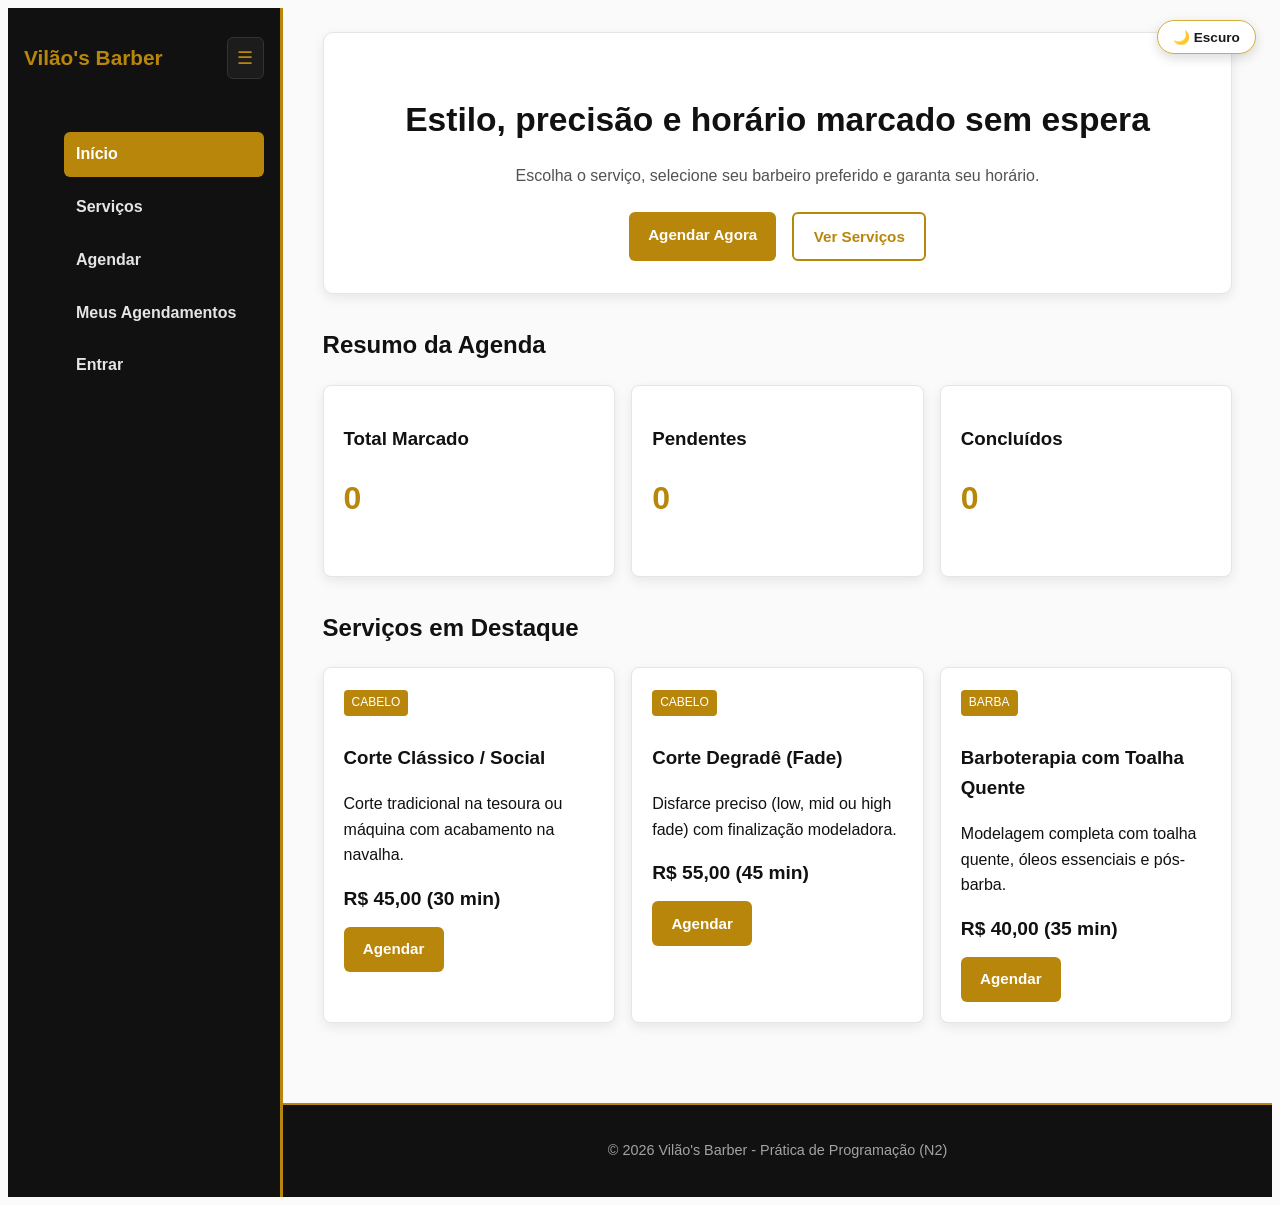
<file: index.html>
<!DOCTYPE html>
<html lang="pt-br">
<head>
  <meta charset="UTF-8">
  <meta name="viewport" content="width=device-width, initial-scale=1.0">
  <title>Vilão's Barber | Início</title>
  <link rel="stylesheet" href="css/estilo.css">
</head>
<body>
  <!-- Controle de recolher/expandir menu com clique -->
  <input type="checkbox" id="menu-toggle" class="menu-toggle">

  <aside class="barra-lateral">
    <div class="topo-lateral">
      <h1 class="logo">Vilão's Barber</h1>
      <label for="menu-toggle" class="btn-recolher" title="Recolher ou expandir menu">&#9776;</label>
    </div>

    <nav class="menu">
      <ul>
        <li><a href="index.html" class="ativo">Início</a></li>
        <li><a href="servicos.html">Serviços</a></li>
        <li><a href="agendar.html">Agendar</a></li>
        <li><a href="agendamentos.html">Meus Agendamentos</a></li>
        <li><a href="login.html" id="link-auth">Entrar</a></li>
      </ul>
    </nav>
  </aside>

  <div class="conteudo-principal">
    <button type="button" id="btn-tema" class="btn-tema-topo" title="Alternar tema">🌙 Escuro</button>
    <main class="container">
      <section class="hero">
        <h2>Estilo, precisão e horário marcado sem espera</h2>
        <p>Escolha o serviço, selecione seu barbeiro preferido e garanta seu horário.</p>
        <div class="acoes-hero">
          <a href="agendar.html" class="btn-primario">Agendar Agora</a>
          <a href="servicos.html" class="btn-outline">Ver Serviços</a>
        </div>
      </section>

      <section>
        <h2>Resumo da Agenda</h2>
        <div class="grid-cards">
          <article class="card">
            <h3>Total Marcado</h3>
            <p class="numero-destaque" id="total-agendamentos">0</p>
          </article>
          <article class="card">
            <h3>Pendentes</h3>
            <p class="numero-destaque" id="total-pendentes">0</p>
          </article>
          <article class="card">
            <h3>Concluídos</h3>
            <p class="numero-destaque" id="total-concluidos">0</p>
          </article>
        </div>
      </section>

      <section>
        <h2>Serviços em Destaque</h2>
        <div class="grid-cards" id="lista-destaques"></div>
      </section>
    </main>

    <footer class="rodape">
      <p>&copy; 2026 Vilão's Barber - Prática de Programação (N2)</p>
    </footer>
  </div>

  <script type="module" src="js/home.js"></script>
</body>
</html>
</file>
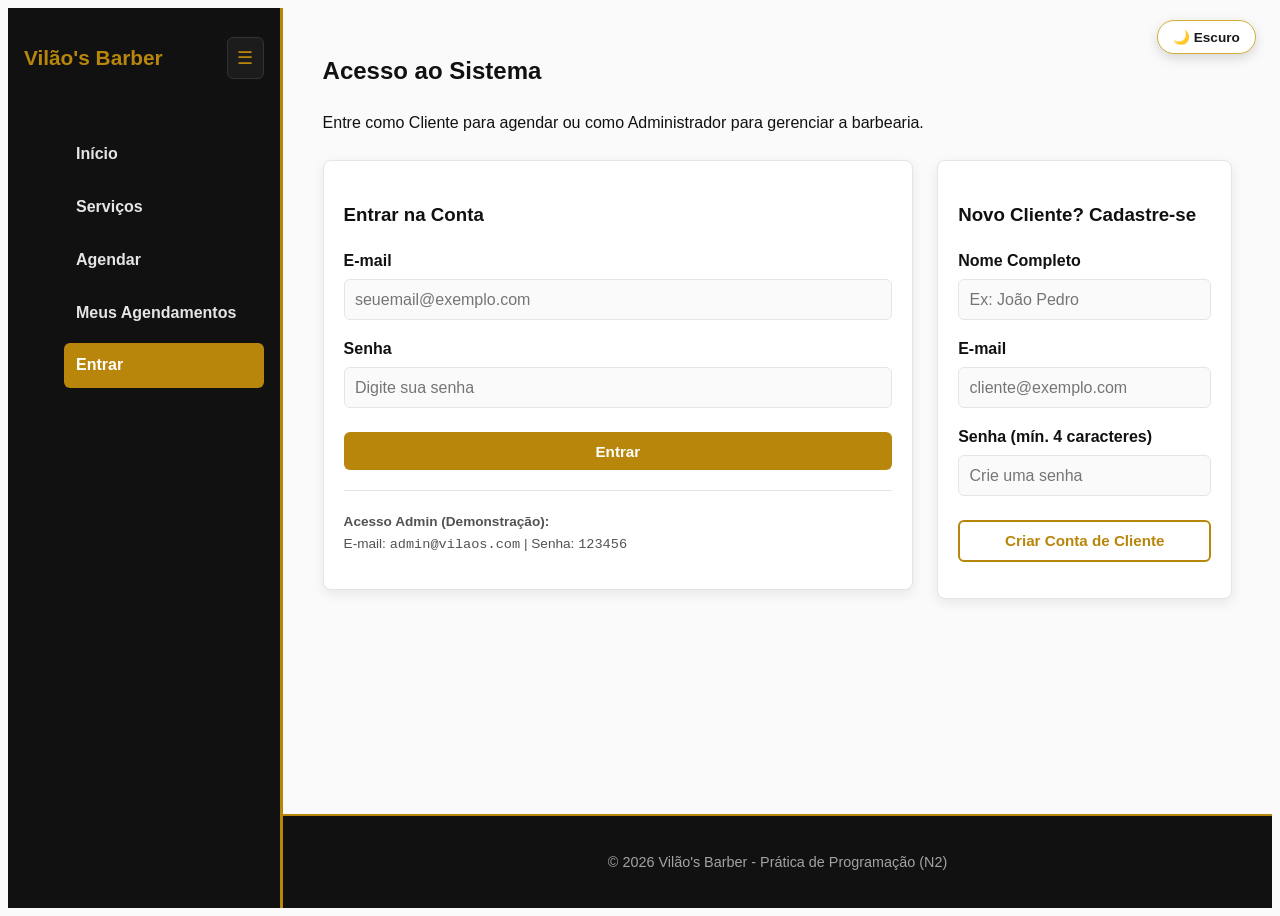
<file: agendamentos.html>
<!DOCTYPE html>
<html lang="pt-br">
<head>
  <meta charset="UTF-8">
  <meta name="viewport" content="width=device-width, initial-scale=1.0">
  <title>Vilão's Barber | Meus Agendamentos</title>
  <link rel="stylesheet" href="css/estilo.css">
</head>
<body>
  <input type="checkbox" id="menu-toggle" class="menu-toggle">

  <aside class="barra-lateral">
    <div class="topo-lateral">
      <h1 class="logo">Vilão's Barber</h1>
      <label for="menu-toggle" class="btn-recolher" title="Recolher ou expandir menu">&#9776;</label>
    </div>

    <nav class="menu">
      <ul>
        <li><a href="index.html">Início</a></li>
        <li><a href="servicos.html">Serviços</a></li>
        <li><a href="agendar.html">Agendar</a></li>
        <li><a href="agendamentos.html" class="ativo">Meus Agendamentos</a></li>
        <li><a href="login.html" id="link-auth">Entrar</a></li>
      </ul>
    </nav>
  </aside>

  <div class="conteudo-principal">
    <button type="button" id="btn-tema" class="btn-tema-topo" title="Alternar tema">🌙 Escuro</button>
    <main class="container">
      <section class="cabecalho-pagina">
        <h2>Horários Agendados</h2>
        <p>Acompanhe, conclua ou cancele os agendamentos salvos no navegador.</p>

        <div class="barra-filtros">
          <select id="filtro-status">
            <option value="todos">Todos os status</option>
            <option value="Pendente">Pendentes</option>
            <option value="Concluído">Concluídos</option>
            <option value="Cancelado">Cancelados</option>
          </select>
          <button type="button" id="btn-limpar-cancelados" class="btn-outline">Limpar Cancelados</button>
        </div>
      </section>

      <section class="tabela-responsiva">
        <table class="tabela-agenda">
          <thead>
            <tr>
              <th>Cliente</th>
              <th>Serviço</th>
              <th>Barbeiro</th>
              <th>Data e Hora</th>
              <th>Valor</th>
              <th>Status</th>
              <th>Ações</th>
            </tr>
          </thead>
          <tbody id="corpo-tabela-agendamentos"></tbody>
        </table>
        <p id="mensagem-vazia" class="oculto">Nenhum agendamento encontrado para este filtro.</p>
      </section>
    </main>

    <footer class="rodape">
      <p>&copy; 2026 Vilão's Barber - Prática de Programação (N2)</p>
    </footer>
  </div>

  <script type="module" src="js/agendamentos.js"></script>
</body>
</html>
</file>
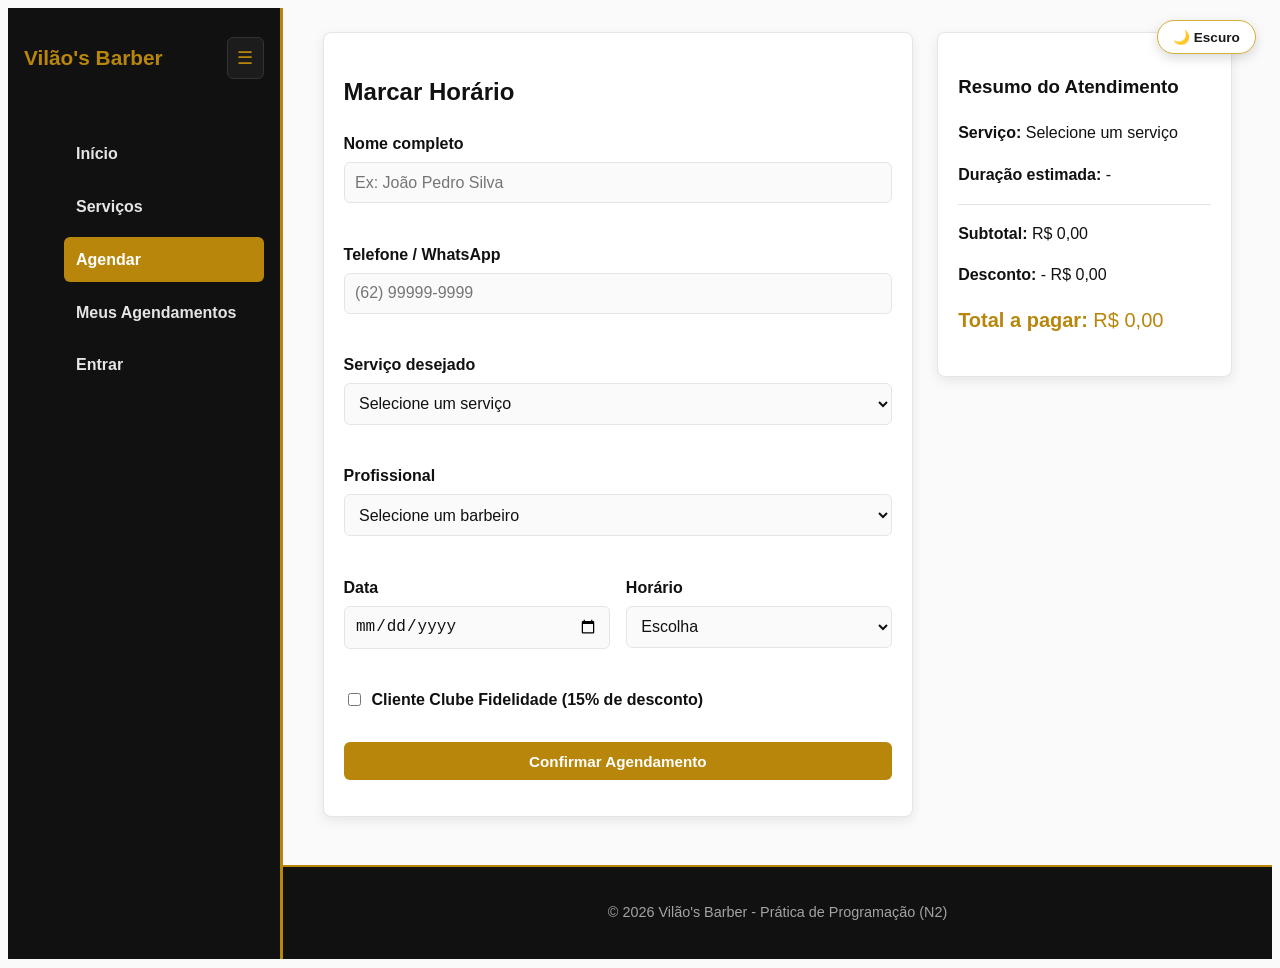
<file: agendar.html>
<!DOCTYPE html>
<html lang="pt-br">
<head>
  <meta charset="UTF-8">
  <meta name="viewport" content="width=device-width, initial-scale=1.0">
  <title>Vilão's Barber | Agendar</title>
  <link rel="stylesheet" href="css/estilo.css">
</head>
<body>
  <input type="checkbox" id="menu-toggle" class="menu-toggle">

  <aside class="barra-lateral">
    <div class="topo-lateral">
      <h1 class="logo">Vilão's Barber</h1>
      <label for="menu-toggle" class="btn-recolher" title="Recolher ou expandir menu">&#9776;</label>
    </div>

    <nav class="menu">
      <ul>
        <li><a href="index.html">Início</a></li>
        <li><a href="servicos.html">Serviços</a></li>
        <li><a href="agendar.html" class="ativo">Agendar</a></li>
        <li><a href="agendamentos.html">Meus Agendamentos</a></li>
        <li><a href="login.html" id="link-auth">Entrar</a></li>
      </ul>
    </nav>
  </aside>

  <div class="conteudo-principal">
    <button type="button" id="btn-tema" class="btn-tema-topo" title="Alternar tema">🌙 Escuro</button>
    <main class="container layout-duas-colunas">
      <section class="card">
        <h2>Marcar Horário</h2>
        <form id="form-agendamento" novalidate>
          <div class="campo-grupo">
            <label for="cliente-nome">Nome completo</label>
            <input type="text" id="cliente-nome" name="nome" required minlength="3" placeholder="Ex: João Pedro Silva">
            <span class="erro" id="erro-cliente-nome"></span>
          </div>

          <div class="campo-grupo">
            <label for="cliente-telefone">Telefone / WhatsApp</label>
            <input type="tel" id="cliente-telefone" name="telefone" required placeholder="(62) 99999-9999">
            <span class="erro" id="erro-cliente-telefone"></span>
          </div>

          <div class="campo-grupo">
            <label for="select-servico">Serviço desejado</label>
            <select id="select-servico" name="servico" required></select>
            <span class="erro" id="erro-select-servico"></span>
          </div>

          <div class="campo-grupo">
            <label for="select-profissional">Profissional</label>
            <select id="select-profissional" name="profissional" required>
              <option value="">Selecione um barbeiro</option>
              <option value="Carlos Mendes">Carlos Mendes</option>
              <option value="Rafael Costa">Rafael Costa</option>
              <option value="Lucas Alves">Lucas Alves</option>
            </select>
            <span class="erro" id="erro-select-profissional"></span>
          </div>

          <div class="linha-dupla">
            <div class="campo-grupo">
              <label for="data-agendamento">Data</label>
              <input type="date" id="data-agendamento" name="data" required>
              <span class="erro" id="erro-data-agendamento"></span>
            </div>

            <div class="campo-grupo">
              <label for="hora-agendamento">Horário</label>
              <select id="hora-agendamento" name="hora" required>
                <option value="">Escolha</option>
                <option value="09:00">09:00</option>
                <option value="10:00">10:00</option>
                <option value="11:00">11:00</option>
                <option value="14:00">14:00</option>
                <option value="15:00">15:00</option>
                <option value="16:00">16:00</option>
                <option value="17:00">17:00</option>
                <option value="18:00">18:00</option>
              </select>
              <span class="erro" id="erro-hora-agendamento"></span>
            </div>
          </div>

          <div class="campo-grupo">
            <label class="checkbox-label">
              <input type="checkbox" id="cliente-fidelidade" name="fidelidade">
              Cliente Clube Fidelidade (15% de desconto)
            </label>
          </div>

          <button type="submit" class="btn-primario largura-total">Confirmar Agendamento</button>
        </form>
        <p id="feedback-formulario" class="feedback"></p>
      </section>

      <aside class="card resumo-valores">
        <h3>Resumo do Atendimento</h3>
        <p><strong>Serviço:</strong> <span id="resumo-nome-servico">Selecione um serviço</span></p>
        <p><strong>Duração estimada:</strong> <span id="resumo-duracao">-</span></p>
        <hr>
        <p><strong>Subtotal:</strong> R$ <span id="resumo-subtotal">0,00</span></p>
        <p><strong>Desconto:</strong> - R$ <span id="resumo-desconto">0,00</span></p>
        <p class="valor-total"><strong>Total a pagar:</strong> R$ <span id="resumo-total">0,00</span></p>
      </aside>
    </main>

    <footer class="rodape">
      <p>&copy; 2026 Vilão's Barber - Prática de Programação (N2)</p>
    </footer>
  </div>

  <script type="module" src="js/agendar.js"></script>
</body>
</html>
</file>
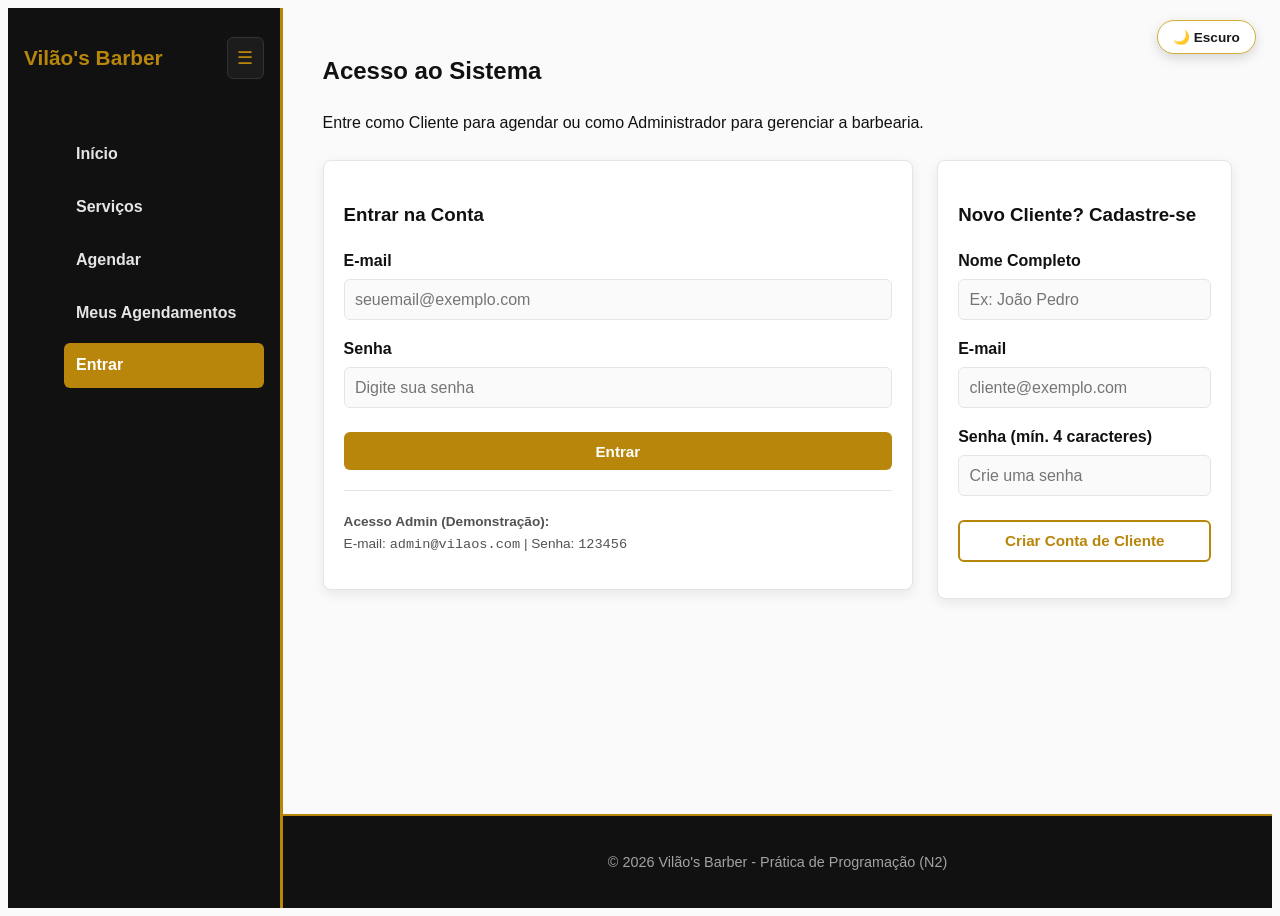
<file: login.html>
<!DOCTYPE html>
<html lang="pt-br">
<head>
  <meta charset="UTF-8" />
  <meta name="viewport" content="width=device-width, initial-scale=1.0" />
  <title>Vilão's Barber - Acesso ao Sistema</title>
  <link rel="stylesheet" href="css/estilo.css" />
</head>
<body>
  <input type="checkbox" id="menu-toggle" class="menu-toggle" />

  <aside class="barra-lateral">
    <div class="topo-lateral">
      <h1 class="logo">Vilão's Barber</h1>
      <label for="menu-toggle" class="btn-recolher" title="Recolher/Expandir menu">&#9776;</label>
    </div>

    <nav class="menu">
      <ul>
        <li><a href="index.html">Início</a></li>
        <li><a href="servicos.html">Serviços</a></li>
        <li><a href="agendar.html">Agendar</a></li>
        <li><a href="agendamentos.html">Meus Agendamentos</a></li>
        <li><a href="login.html" class="ativo" id="link-auth">Entrar</a></li>
      </ul>
    </nav>
  </aside>

  <div class="conteudo-principal">
    <button type="button" id="btn-tema" class="btn-tema-topo" title="Alternar tema">🌙 Escuro</button>
    <main class="container">
      <section class="cabecalho-pagina">
        <h2>Acesso ao Sistema</h2>
        <p>Entre como Cliente para agendar ou como Administrador para gerenciar a barbearia.</p>
      </section>

      <div class="layout-duas-colunas">
        <!-- Formulário de Login -->
        <article class="card">
          <h3>Entrar na Conta</h3>
          <form id="form-login" novalidate>
            <div class="campo-grupo">
              <label for="login-email">E-mail</label>
              <input type="email" id="login-email" placeholder="seuemail@exemplo.com" required />
            </div>

            <div class="campo-grupo">
              <label for="login-senha">Senha</label>
              <input type="password" id="login-senha" placeholder="Digite sua senha" required />
            </div>

            <button type="submit" class="btn-primario largura-total">Entrar</button>
            <p id="feedback-login" class="feedback"></p>
          </form>

          <hr style="margin: 1.25rem 0; border: 0; border-top: 1px solid var(--cor-borda);" />
          <p style="font-size: 0.85rem; color: var(--cor-texto-suave);">
            <strong>Acesso Admin (Demonstração):</strong><br />
            E-mail: <code>admin@vilaos.com</code> | Senha: <code>123456</code>
          </p>
        </article>

        <!-- Cadastro rápido de Cliente -->
        <article class="card">
          <h3>Novo Cliente? Cadastre-se</h3>
          <form id="form-cadastro" novalidate>
            <div class="campo-grupo">
              <label for="cad-nome">Nome Completo</label>
              <input type="text" id="cad-nome" placeholder="Ex: João Pedro" required />
            </div>

            <div class="campo-grupo">
              <label for="cad-email">E-mail</label>
              <input type="email" id="cad-email" placeholder="cliente@exemplo.com" required />
            </div>

            <div class="campo-grupo">
              <label for="cad-senha">Senha (mín. 4 caracteres)</label>
              <input type="password" id="cad-senha" placeholder="Crie uma senha" required />
            </div>

            <button type="submit" class="btn-outline largura-total">Criar Conta de Cliente</button>
            <p id="feedback-cadastro" class="feedback"></p>
          </form>
        </article>
      </div>
    </main>

    <footer class="rodape">
      <p>&copy; 2026 Vilão's Barber - Prática de Programação (N2)</p>
    </footer>
  </div>

  <script type="module" src="js/login.js"></script>
</body>
</html>
</file>
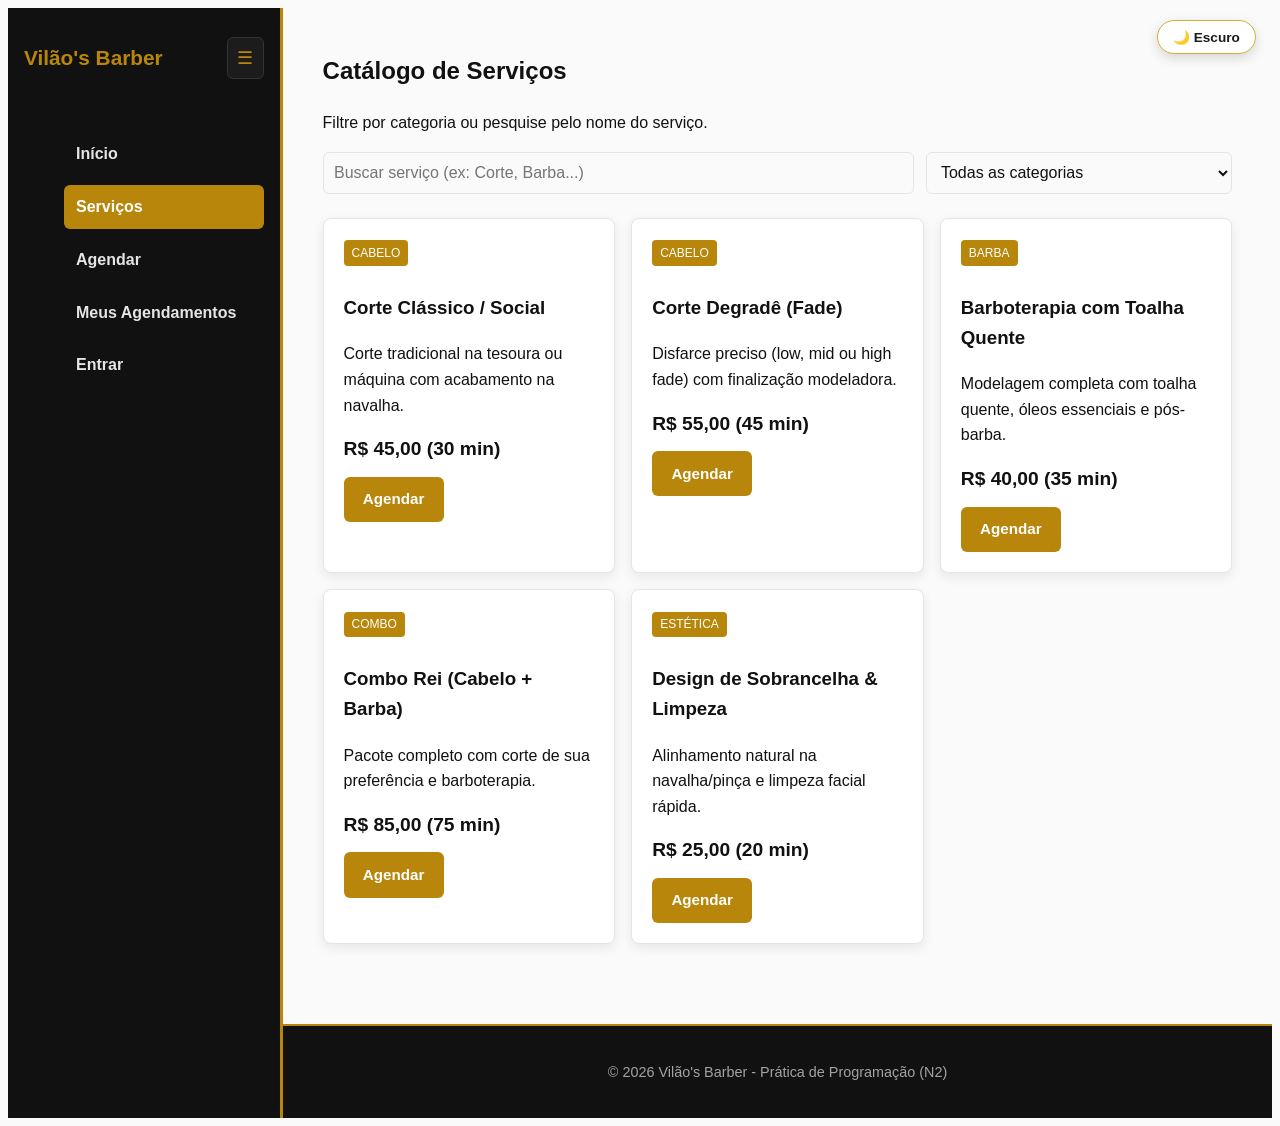
<file: servicos.html>
<!DOCTYPE html>
<html lang="pt-br">
<head>
  <meta charset="UTF-8">
  <meta name="viewport" content="width=device-width, initial-scale=1.0">
  <title>Vilão's Barber | Serviços</title>
  <link rel="stylesheet" href="css/estilo.css">
</head>
<body>
  <input type="checkbox" id="menu-toggle" class="menu-toggle">

  <aside class="barra-lateral">
    <div class="topo-lateral">
      <h1 class="logo">Vilão's Barber</h1>
      <label for="menu-toggle" class="btn-recolher" title="Recolher ou expandir menu">&#9776;</label>
    </div>

    <nav class="menu">
      <ul>
        <li><a href="index.html">Início</a></li>
        <li><a href="servicos.html" class="ativo">Serviços</a></li>
        <li><a href="agendar.html">Agendar</a></li>
        <li><a href="agendamentos.html">Meus Agendamentos</a></li>
        <li><a href="login.html" id="link-auth">Entrar</a></li>
      </ul>
    </nav>
  </aside>

  <div class="conteudo-principal">
    <button type="button" id="btn-tema" class="btn-tema-topo" title="Alternar tema">🌙 Escuro</button>
    <main class="container">
      <section class="cabecalho-pagina">
        <h2>Catálogo de Serviços</h2>
        <p>Filtre por categoria ou pesquise pelo nome do serviço.</p>

        <div class="barra-filtros">
          <input type="text" id="busca-servico" placeholder="Buscar serviço (ex: Corte, Barba...)">
          <select id="filtro-categoria">
            <option value="todos">Todas as categorias</option>
            <option value="Cabelo">Cabelo</option>
            <option value="Barba">Barba</option>
            <option value="Combo">Combos</option>
            <option value="Estética">Estética</option>
          </select>
        </div>
      </section>

      <section>
        <div class="grid-cards" id="catalogo-servicos"></div>
      </section>
    </main>

    <footer class="rodape">
      <p>&copy; 2026 Vilão's Barber - Prática de Programação (N2)</p>
    </footer>
  </div>

  <script type="module" src="js/servicos.js"></script>
</body>
</html>
</file>
<file: css/estilo.css>
/* Variáveis CSS para tema dinâmico (Preto, Branco e Dourado) */
:root {
  --cor-fundo: #fafafa;
  --cor-superficie: #ffffff;
  --cor-texto: #111111;
  --cor-texto-suave: #525252;
  --cor-primaria: #b8860b;
  --cor-primaria-hover: #966c08;
  --cor-menu: #111111;
  --cor-menu-texto: #ffffff;
  --cor-borda: #e5e5e5;
  --sombra: 0 4px 12px rgba(0, 0, 0, 0.08);
  --cor-sucesso: #16a34a;
  --cor-erro: #dc2626;
}

body.escuro {
  --cor-fundo: #0b0b0b;
  --cor-superficie: #161616;
  --cor-texto: #f5f5f5;
  --cor-texto-suave: #a3a3a3;
  --cor-primaria: #d4af37;
  --cor-primaria-hover: #e5c158;
  --cor-menu: #050505;
  --cor-menu-texto: #f5f5f5;
  --cor-borda: #2a2a2a;
  --sombra: 0 4px 14px rgba(0, 0, 0, 0.6);
}

/* Reset e Box Model */
- {
  box-sizing: border-box;
  margin: 0;
  padding: 0;
}

/* Layout principal em linha: menu lateral à esquerda + conteúdo à direita */
body {
  font-family: Arial, sans-serif;
  background-color: var(--cor-fundo);
  color: var(--cor-texto);
  line-height: 1.6;
  display: flex;
  min-height: 100vh;
}

/* Checkbox invisível que controla abrir/recolher no clique */
.menu-toggle {
  display: none;
}

/* Barra lateral esquerda */
.barra-lateral {
  width: 240px;
  background-color: var(--cor-menu);
  color: var(--cor-menu-texto);
  border-right: 3px solid var(--cor-primaria);
  padding: 1rem;
  display: flex;
  flex-direction: column;
  flex-shrink: 0;
  transition: width 0.25s ease;
}

.topo-lateral {
  display: flex;
  justify-content: space-between;
  align-items: center;
  margin-bottom: 1.5rem;
}

.logo {
  font-size: 1.3rem;
  color: var(--cor-primaria);
  white-space: nowrap;
}

/* Botão de recolher/expandir */
.btn-recolher {
  background-color: #1c1c1c;
  color: var(--cor-primaria);
  border: 1px solid #333333;
  border-radius: 6px;
  padding: 0.35rem 0.6rem;
  font-size: 1.1rem;
  cursor: pointer;
  user-select: none;
}

.btn-recolher:hover {
  background-color: var(--cor-primaria);
  color: #ffffff;
}

.menu ul {
  list-style: none;
  display: flex;
  flex-direction: column;
  gap: 0.5rem;
}

.menu a {
  color: #e5e5e5;
  text-decoration: none;
  font-weight: bold;
  padding: 0.6rem 0.75rem;
  border-radius: 6px;
  display: block;
  white-space: nowrap;
}

.menu a:hover,
.menu a.ativo {
  background-color: var(--cor-primaria);
  color: #ffffff;
}

.menu .btn-secundario {
  width: 100%;
  margin-top: 0.5rem;
  text-align: left;
  padding: 0.6rem 0.75rem;
}

/* Estado recolhido ao clicar no botão (checkbox marcado) */
.menu-toggle:checked ~ .barra-lateral {
  width: 60px;
  padding: 1rem 0.5rem;
  align-items: center;
}

.menu-toggle:checked ~ .barra-lateral .logo,
.menu-toggle:checked ~ .barra-lateral .menu {
  display: none;
}

/* Coluna da direita (conteúdo + rodapé) */
.conteudo-principal {
  flex: 1;
  display: flex;
  flex-direction: column;
  min-width: 0;
}

.container {
  width: 92%;
  max-width: 1150px;
  margin: 0 auto;
}

main {
  flex: 1;
  padding: 1.5rem 0 3rem;
}

/* Botões */
.btn-primario,
.btn-outline,
.btn-secundario,
.btn-acao {
  display: inline-block;
  padding: 0.65rem 1.2rem;
  border-radius: 6px;
  font-weight: bold;
  text-decoration: none;
  cursor: pointer;
  border: none;
  font-size: 0.95rem;
}

.btn-primario {
  background-color: var(--cor-primaria);
  color: #ffffff;
}

.btn-primario:hover {
  background-color: var(--cor-primaria-hover);
}

.btn-outline {
  background-color: transparent;
  border: 2px solid var(--cor-primaria);
  color: var(--cor-primaria);
}

.btn-outline:hover {
  background-color: var(--cor-primaria);
  color: #ffffff;
}

.btn-secundario {
  background-color: #262626;
  color: #ffffff;
  border: 1px solid #404040;
  font-size: 0.85rem;
}

.btn-secundario:hover {
  border-color: var(--cor-primaria);
}

.largura-total {
  width: 100%;
  margin-top: 0.5rem;
}

.hero {
  background-color: var(--cor-superficie);
  padding: 2rem;
  border-radius: 10px;
  border: 1px solid var(--cor-borda);
  box-shadow: var(--sombra);
  margin-bottom: 2rem;
  text-align: center;
}

.hero h2 {
  font-size: clamp(1.4rem, 3.5vw, 2.1rem);
  margin-bottom: 0.75rem;
}

.hero p {
  color: var(--cor-texto-suave);
  margin-bottom: 1.5rem;
}

.acoes-hero {
  display: flex;
  flex-wrap: wrap;
  justify-content: center;
  gap: 1rem;
}

/* CSS Grid Responsivo */
.grid-cards {
  display: grid;
  grid-template-columns: repeat(auto-fit, minmax(220px, 1fr));
  gap: 1rem;
  margin-top: 1rem;
  margin-bottom: 2rem;
}

.card {
  background-color: var(--cor-superficie);
  border: 1px solid var(--cor-borda);
  border-radius: 8px;
  padding: 1.25rem;
  box-shadow: var(--sombra);
}

.numero-destaque {
  font-size: 2rem;
  font-weight: bold;
  color: var(--cor-primaria);
  margin-top: 0.5rem;
}

.badge-categoria {
  display: inline-block;
  font-size: 0.75rem;
  text-transform: uppercase;
  background-color: var(--cor-primaria);
  color: #ffffff;
  padding: 0.2rem 0.5rem;
  border-radius: 4px;
  margin-bottom: 0.5rem;
}

/* Contraste preto sobre dourado claro no tema escuro */
body.escuro .btn-primario,
body.escuro .btn-outline:hover,
body.escuro .btn-recolher:hover,
body.escuro .menu a:hover,
body.escuro .menu a.ativo,
body.escuro .badge-categoria {
  color: #0b0b0b;
}

.preco-card {
  font-size: 1.2rem;
  font-weight: bold;
  margin: 0.75rem 0;
}

.cabecalho-pagina {
  margin-bottom: 1.5rem;
}

.barra-filtros {
  display: flex;
  flex-direction: column;
  gap: 0.75rem;
  margin-top: 1rem;
}

.layout-duas-colunas {
  display: grid;
  grid-template-columns: 1fr;
  gap: 1.5rem;
}

.campo-grupo {
  margin-bottom: 1rem;
  display: flex;
  flex-direction: column;
}

.campo-grupo label {
  font-weight: bold;
  margin-bottom: 0.35rem;
}

input[type="text"],
input[type="email"],
input[type="password"],
input[type="tel"],
input[type="date"],
select {
  padding: 0.65rem;
  border: 1px solid var(--cor-borda);
  border-radius: 6px;
  background-color: var(--cor-fundo);
  color: var(--cor-texto);
  font-size: 1rem;
}

input:focus,
select:focus {
  outline: 2px solid var(--cor-primaria);
  outline-offset: 2px;
}

input.invalido,
select.invalido {
  border: 2px solid var(--cor-erro);
}

input.valido,
select.valido {
  border: 2px solid var(--cor-sucesso);
}

.erro {
  color: var(--cor-erro);
  font-size: 0.85rem;
  min-height: 1.2rem;
  margin-top: 0.2rem;
}

.linha-dupla {
  display: grid;
  grid-template-columns: 1fr;
  gap: 1rem;
}

.checkbox-label {
  display: flex;
  align-items: center;
  gap: 0.5rem;
  font-weight: normal;
  cursor: pointer;
}

.resumo-valores hr {
  margin: 1rem 0;
  border: 0;
  border-top: 1px solid var(--cor-borda);
}

.valor-total {
  font-size: 1.25rem;
  color: var(--cor-primaria);
  margin-top: 0.5rem;
}

.feedback {
  margin-top: 1rem;
  font-weight: bold;
}

.feedback.sucesso {
  color: var(--cor-sucesso);
}

.feedback.falha {
  color: var(--cor-erro);
}

.tabela-responsiva {
  overflow-x: auto;
  background-color: var(--cor-superficie);
  border: 1px solid var(--cor-borda);
  border-radius: 8px;
  padding: 1rem;
}

.tabela-agenda {
  width: 100%;
  border-collapse: collapse;
  min-width: 650px;
}

.tabela-agenda th,
.tabela-agenda td {
  padding: 0.75rem;
  text-align: left;
  border-bottom: 1px solid var(--cor-borda);
}

.status-badge {
  padding: 0.25rem 0.6rem;
  border-radius: 12px;
  font-size: 0.8rem;
  font-weight: bold;
}

.status-pendente {
  background-color: #fef3c7;
  color: #92400e;
}

.status-concluido {
  background-color: #dcfce7;
  color: #166534;
}

.status-cancelado {
  background-color: #fee2e2;
  color: #991b1b;
}

.btn-acao {
  padding: 0.35rem 0.65rem;
  font-size: 0.8rem;
  margin-right: 0.35rem;
  color: #ffffff;
}

.btn-concluir {
  background-color: var(--cor-sucesso);
}

.btn-cancelar {
  background-color: var(--cor-erro);
}

.oculto {
  display: none;
}

.rodape {
  background-color: var(--cor-menu);
  color: #a3a3a3;
  border-top: 2px solid var(--cor-primaria);
  text-align: center;
  padding: 1.25rem 0;
  font-size: 0.9rem;
}

/* Ajuste para telas mobile estreitas (emulador) */
@media (max-width: 600px) {
  .barra-lateral {
    width: 190px;
  }

  .menu-toggle:checked ~ .barra-lateral {
    width: 48px;
    padding: 0.75rem 0.25rem;
  }
}

@media (min-width: 768px) {
  .barra-filtros {
    flex-direction: row;
  }

  .barra-filtros input {
    flex: 2;
  }

  .barra-filtros select {
    flex: 1;
  }

  .linha-dupla {
    grid-template-columns: 1fr 1fr;
  }
}

@media (min-width: 900px) {
  .layout-duas-colunas {
    grid-template-columns: 2fr 1fr;
    align-items: start;
  }
}

/* Botão de Tema no canto superior direito */
.btn-tema-topo {
  position: fixed;
  top: 1.25rem;
  right: 1.5rem;
  z-index: 900;
  display: inline-flex;
  align-items: center;
  gap: 0.45rem;
  padding: 0.5rem 0.95rem;
  border-radius: 999px;
  border: 1px solid #d4af37;
  background-color: #ffffff;
  color: #1a1a1a;
  font-size: 0.85rem;
  font-weight: 600;
  cursor: pointer;
  box-shadow: 0 4px 12px rgba(0, 0, 0, 0.15);
  transition: transform 0.2s ease, background-color 0.2s ease, color 0.2s ease;
}

.btn-tema-topo:hover {
  transform: translateY(-2px);
  background-color: #d4af37;
  color: #111111;
}

body.escuro .btn-tema-topo {
  background-color: #1c1c1c;
  color: #f5f5f5;
  border-color: #d4af37;
  box-shadow: 0 4px 14px rgba(0, 0, 0, 0.45);
}

body.escuro .btn-tema-topo:hover {
  background-color: #d4af37;
  color: #111111;
}
</file>
